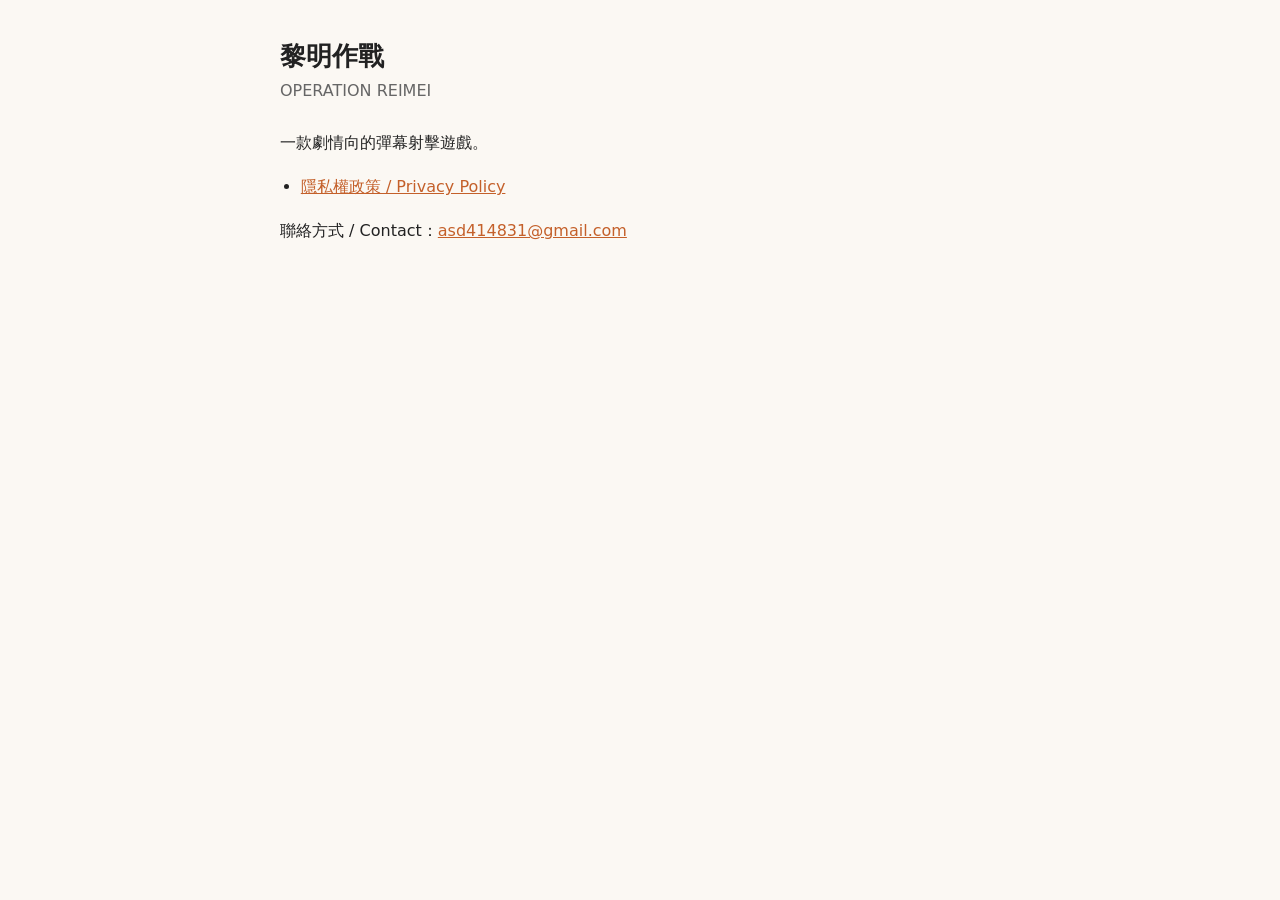
<file: index.html>
<!doctype html>
<html lang="zh-Hant">
<head>
<meta charset="utf-8">
<meta name="viewport" content="width=device-width, initial-scale=1">
<title>黎明作戰 OPERATION REIMEI</title>
<link rel="stylesheet" href="/style.css">
</head>
<body>
<main>
<h1>黎明作戰</h1>
<p class="date">OPERATION REIMEI</p>
<p>一款劇情向的彈幕射擊遊戲。</p>
<ul>
<li><a href="/privacy/">隱私權政策 / Privacy Policy</a></li>
</ul>
<p>聯絡方式 / Contact：<a href="mailto:asd414831@gmail.com">asd414831@gmail.com</a></p>
</main>
</body>
</html>
</file>
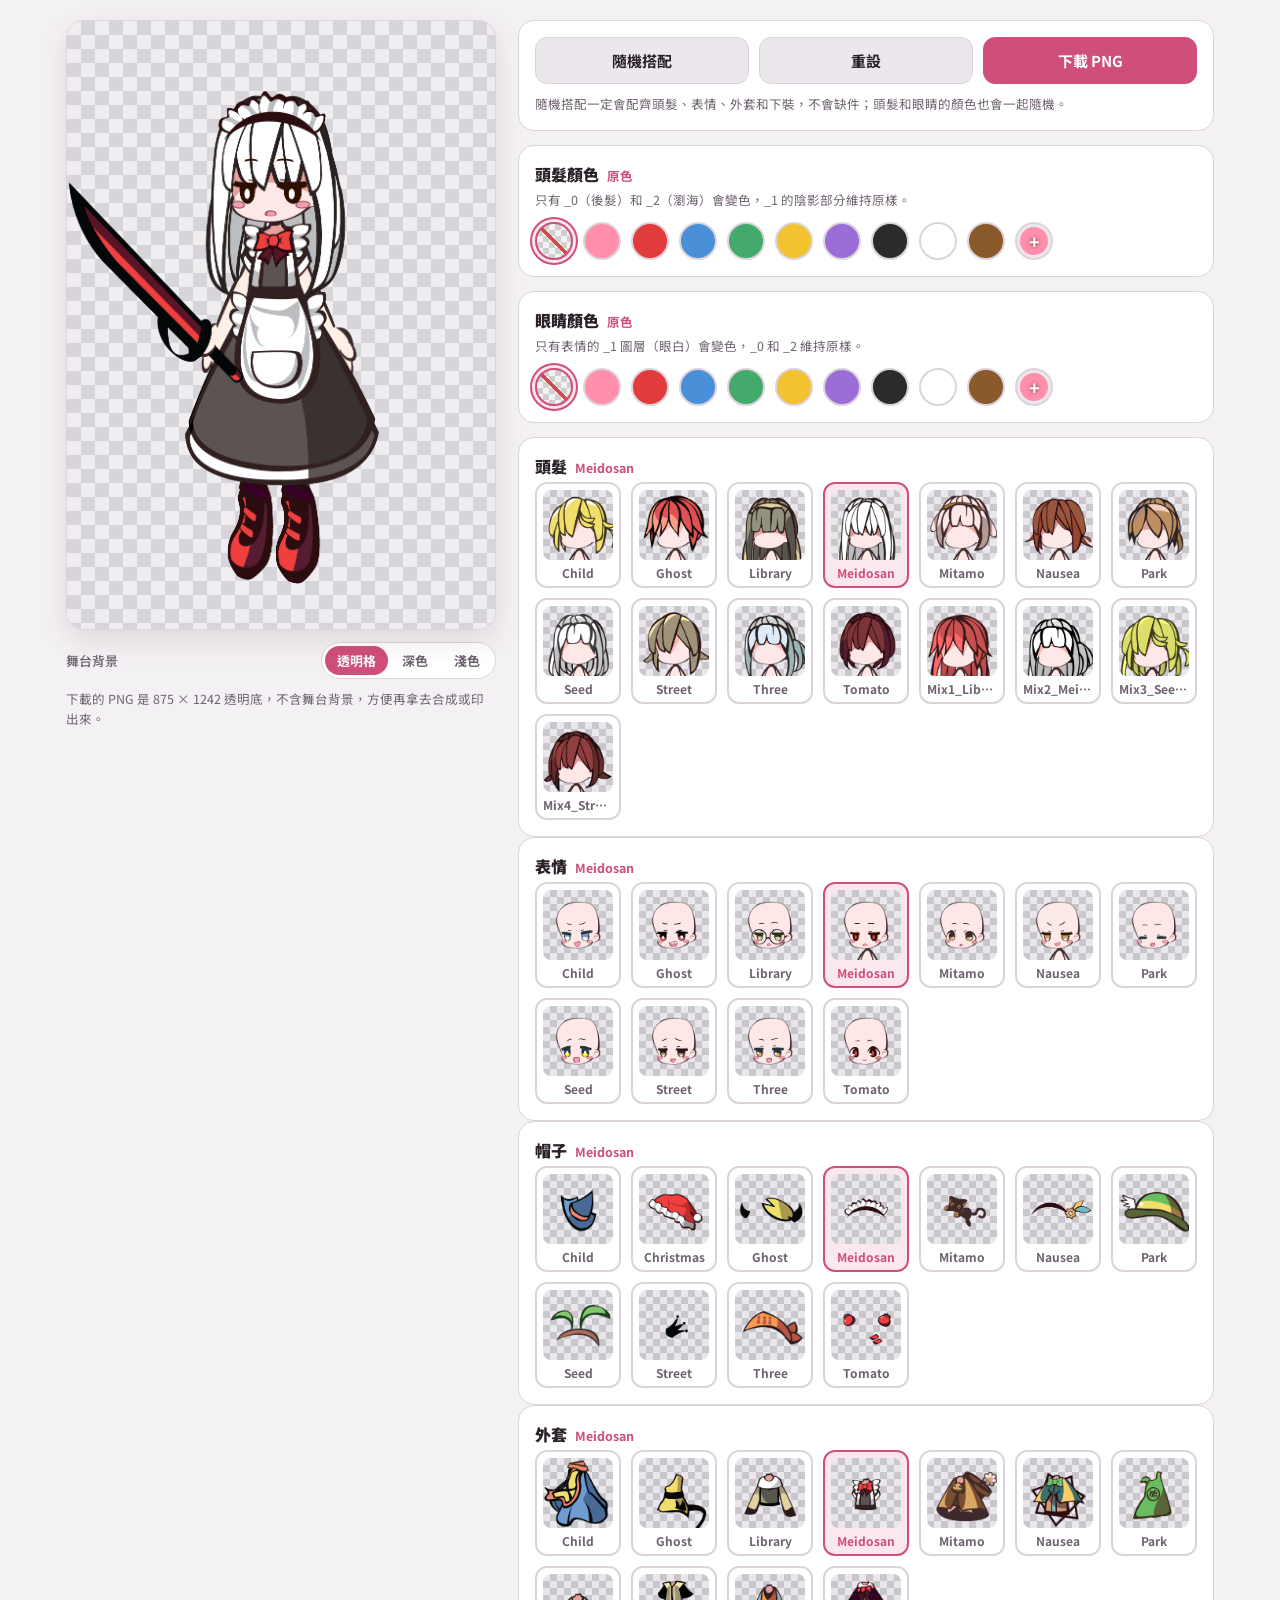
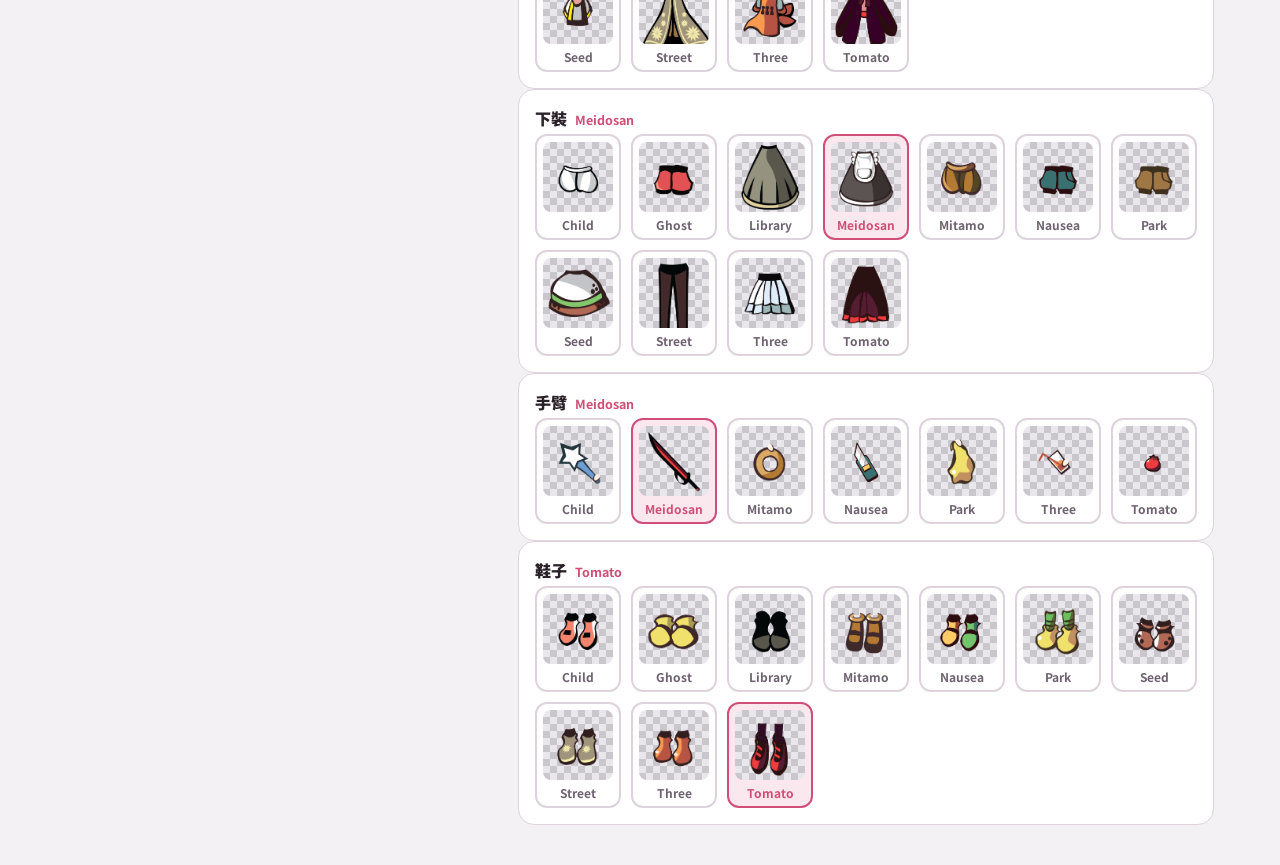
<file: paperdoll/index.html>
<!doctype html>
<html lang="zh-Hant">
  <head>
    <meta charset="utf-8" />
    <meta name="viewport" content="width=device-width, initial-scale=1, viewport-fit=cover" />
    <meta name="color-scheme" content="light dark" />
    <link rel="icon" href="data:," />
    <link rel="preload" as="image" href="assets/default-doll.png" />
    <title>紙娃娃</title>
    <link rel="preconnect" href="https://fonts.googleapis.com" />
    <link rel="preconnect" href="https://fonts.gstatic.com" crossorigin />
    <link href="https://fonts.googleapis.com/css2?family=Noto+Sans+TC:wght@400;500;700;900&display=swap" rel="stylesheet" />
    <style>
      :root {
        --bg: #f4f1f4;
        --surface: #ffffff;
        --surface-2: #ece7ec;
        --ink: #2b2229;
        --ink-soft: #6f6270;
        --line: #ddd3dc;
        --accent: #cf4f78;
        --accent-ink: #ffffff;
        --accent-soft: #fbe7ee;
        --checker-a: #d8d5da;
        --checker-b: #efedef;
        --shadow: 0 10px 30px rgba(64, 32, 52, 0.12);
      }
      @media (prefers-color-scheme: dark) {
        :root {
          --bg: #171419;
          --surface: #221e26;
          --surface-2: #2d2833;
          --ink: #f2eaf0;
          --ink-soft: #b3a4b2;
          --line: #3d3542;
          --accent: #e77ba0;
          --accent-ink: #241019;
          --accent-soft: #3a2431;
          --checker-a: #4a4650;
          --checker-b: #5b5763;
          --shadow: 0 10px 30px rgba(0, 0, 0, 0.45);
        }
      }
      * { box-sizing: border-box; }
      html, body { margin: 0; padding: 0; }
      body {
        background: var(--bg);
        color: var(--ink);
        font-family: "Noto Sans TC", "PingFang TC", "Microsoft JhengHei", system-ui, sans-serif;
        -webkit-font-smoothing: antialiased;
      }
      .layout {
        max-width: 1180px;
        margin: 0 auto;
        padding: 20px 16px 40px;
        display: grid;
        grid-template-columns: minmax(300px, 430px) 1fr;
        gap: 22px;
        align-items: start;
      }
      /* ---------- 舞台 ---------- */
      .stage-col { position: sticky; top: 16px; }
      .stage-frame {
        position: relative;
        border-radius: 18px;
        overflow: hidden;
        box-shadow: var(--shadow);
        border: 1px solid var(--line);
        aspect-ratio: 875 / 1242;
      }
      /* 人物圖層堆疊：每一層是一張真正的 <img>，瀏覽器照一般圖片載入、
         哪張先到先顯示，不必等全部到齊；canvas 只在染色合成完成時蓋上來 */
      .layer-stack { position: absolute; inset: 0; z-index: 1; }
      .layer-stack img {
        position: absolute;
        inset: 0;
        width: 100%;
        height: 100%;
        display: block;
        /* 還沒載入成功的圖層先完全透明：手機瀏覽器對載入失敗的 <img>
           會顯示破圖標誌，透明化可以避免左上角出現破圖圖示 */
        opacity: 0;
      }
      .layer-stack img.ready { opacity: 1; }
      /* 預設造型合成圖：單一檔案、單一請求，壓在圖層堆疊最下面當第一屏保證 */
      .hero-default {
        position: absolute;
        inset: 0;
        z-index: 1;
        width: 100%;
        height: 100%;
        display: block;
      }
      .stage-error {
        position: absolute;
        left: 12px; right: 12px; bottom: 12px;
        z-index: 4;
        display: none;
        background: var(--surface);
        border: 1px solid var(--line);
        border-radius: 12px;
        padding: 12px;
        text-align: center;
        box-shadow: var(--shadow);
      }
      .stage-error.show { display: block; }
      .stage-error p { margin: 0 0 8px; font-size: 13px; line-height: 1.6; color: var(--ink-soft); }
      .stage-error button {
        border: 1px solid var(--accent);
        background: var(--accent);
        color: var(--accent-ink);
        font: inherit; font-size: 14px; font-weight: 700;
        padding: 8px 18px; border-radius: 999px; cursor: pointer;
      }
      .stage-frame.bg-checker {
        background:
          conic-gradient(var(--checker-a) 0 25%, var(--checker-b) 0 50%, var(--checker-a) 0 75%, var(--checker-b) 0)
          0 0 / 28px 28px;
      }
      .stage-frame.bg-dark { background: #333138; }
      .stage-frame.bg-light { background: #f4f4f6; }
      canvas#doll {
        position: absolute;
        inset: 0;
        z-index: 2;
        display: block;
        width: 100%;
        height: 100%;
        visibility: hidden;
      }
      canvas#doll.on { visibility: visible; }
      .stage-loading {
        position: absolute;
        inset: 0;
        z-index: 3;
        display: flex;
        align-items: center;
        justify-content: center;
        font-weight: 700;
        color: var(--ink-soft);
        letter-spacing: 0.2em;
        pointer-events: none;
      }
      .stage-loading.done { display: none; }
      .stage-tools {
        display: flex;
        align-items: center;
        justify-content: space-between;
        gap: 10px;
        margin-top: 12px;
      }
      .stage-tools .label { font-size: 13px; color: var(--ink-soft); font-weight: 500; }
      .seg { display: inline-flex; background: var(--surface); border: 1px solid var(--line); border-radius: 999px; padding: 3px; gap: 2px; }
      .seg button {
        border: 0; background: transparent; color: var(--ink-soft);
        font: inherit; font-size: 13px; font-weight: 700;
        padding: 5px 12px; border-radius: 999px; cursor: pointer;
      }
      .seg button[aria-pressed="true"] { background: var(--accent); color: var(--accent-ink); }
      .stage-note { margin-top: 10px; font-size: 12.5px; line-height: 1.6; color: var(--ink-soft); }
      /* ---------- 控制面板 ---------- */
      .panel { display: flex; flex-direction: column; gap: 14px; min-width: 0; }
      .card {
        background: var(--surface);
        border: 1px solid var(--line);
        border-radius: 16px;
        padding: 16px;
      }
      .card h2 {
        margin: 0 0 4px;
        font-size: 16px;
        font-weight: 900;
        display: flex;
        align-items: baseline;
        gap: 8px;
      }
      .card h2 .now { font-size: 12.5px; font-weight: 700; color: var(--accent); }
      .card .hint { margin: 0 0 12px; font-size: 12.5px; color: var(--ink-soft); line-height: 1.6; }
      .actions { display: flex; gap: 10px; flex-wrap: wrap; }
      .btn {
        flex: 1 1 120px;
        border: 1px solid var(--line);
        background: var(--surface-2);
        color: var(--ink);
        font: inherit; font-size: 15px; font-weight: 700;
        padding: 12px 10px;
        border-radius: 12px;
        cursor: pointer;
      }
      .btn:hover { border-color: var(--accent); }
      .btn:active { transform: translateY(1px); }
      .btn.primary { background: var(--accent); border-color: var(--accent); color: var(--accent-ink); }
      /* 色票 */
      .swatches { display: flex; flex-wrap: wrap; gap: 10px; align-items: center; }
      .swatch {
        width: 38px; height: 38px;
        border-radius: 50%;
        border: 2px solid var(--line);
        cursor: pointer;
        padding: 0;
        position: relative;
        flex: none;
      }
      .swatch[aria-pressed="true"] { border-color: var(--accent); box-shadow: 0 0 0 3px var(--accent-soft), 0 0 0 5px var(--accent); }
      .swatch.origin {
        background:
          linear-gradient(to top right, transparent calc(50% - 1.5px), #d24b4b calc(50% - 1.5px), #d24b4b calc(50% + 1.5px), transparent calc(50% + 1.5px)),
          conic-gradient(#cfcfcf 0 25%, #f2f2f2 0 50%, #cfcfcf 0 75%, #f2f2f2 0) 0 0 / 12px 12px;
      }
      .custom-wrap { position: relative; width: 38px; height: 38px; flex: none; display: inline-block; }
      .custom-wrap .plus {
        position: absolute; inset: 0;
        display: flex; align-items: center; justify-content: center;
        font-size: 18px; font-weight: 700; line-height: 1;
        color: #fff; text-shadow: 0 0 4px rgba(0, 0, 0, 0.6);
        pointer-events: none;
      }
      input.swatch-color {
        width: 38px; height: 38px;
        border-radius: 50%;
        border: 2px solid var(--line);
        padding: 0; margin: 0;
        background: var(--surface-2);
        cursor: pointer;
        appearance: none; -webkit-appearance: none;
        display: block;
      }
      input.swatch-color::-webkit-color-swatch-wrapper { padding: 3px; }
      input.swatch-color::-webkit-color-swatch { border: none; border-radius: 50%; }
      input.swatch-color::-moz-color-swatch { border: none; border-radius: 50%; }
      input.swatch-color.custom-active { border-color: var(--accent); box-shadow: 0 0 0 3px var(--accent-soft), 0 0 0 5px var(--accent); }
      .swatch-name { font-size: 12px; color: var(--ink-soft); margin-top: 10px; min-height: 16px; }
      /* 縮圖格 */
      .thumbs {
        display: grid;
        grid-template-columns: repeat(auto-fill, minmax(86px, 1fr));
        gap: 10px;
      }
      .thumb {
        border: 2px solid var(--line);
        background: var(--surface);
        border-radius: 12px;
        padding: 6px 6px 5px;
        cursor: pointer;
        font: inherit;
        display: flex; flex-direction: column; align-items: center; gap: 4px;
        min-width: 0;
      }
      .thumb .imgbox {
        width: 100%;
        aspect-ratio: 1;
        border-radius: 8px;
        overflow: hidden;
        background:
          conic-gradient(#c9c6cc 0 25%, #e9e7ec 0 50%, #c9c6cc 0 75%, #e9e7ec 0) 0 0 / 14px 14px;
        display: flex; align-items: center; justify-content: center;
      }
      .thumb img { width: 100%; height: 100%; object-fit: contain; display: block; }
      .thumb .tname {
        font-size: 12px; font-weight: 700; color: var(--ink-soft);
        max-width: 100%; overflow: hidden; text-overflow: ellipsis; white-space: nowrap;
      }
      .thumb[aria-pressed="true"] { border-color: var(--accent); background: var(--accent-soft); }
      .thumb[aria-pressed="true"] .tname { color: var(--accent); }
      @media (max-width: 820px) {
        .layout { grid-template-columns: 1fr; padding: 12px 12px 32px; }
        .stage-col { position: static; }
        .stage-frame { max-width: 430px; margin: 0 auto; }
        .stage-tools, .stage-note { max-width: 430px; margin-left: auto; margin-right: auto; }
        .stage-tools { margin-top: 12px; }
      }
    </style>
  </head>
  <body>
    <main class="layout">
      <!-- 左：角色舞台 -->
      <div class="stage-col">
        <div class="stage-frame bg-checker" id="stageFrame">
          <!-- 預設造型先以一張合成好的完整人物圖出現（單一檔案、單一請求），
               壓在所有圖層最下面當第一屏保證；圖層堆疊載好後會蓋在它上面 -->
          <img class="hero-default" id="heroDefault" src="assets/default-doll.png" data-rel="default-doll.png" alt="紙娃娃預設造型" fetchpriority="high" decoding="async" />
          <!-- 預設套裝（Meidosan + Tomato 鞋）直接寫在 HTML 裡：
               就算 script 沒跑起來，人物也會以一般圖片的方式出現 -->
          <div class="layer-stack" id="layerStack" aria-hidden="true">
            <img data-slot="coat0" alt="" style="display:none" />
            <img data-slot="hair0" src="assets/Hair/Hair_Meidosan/Hair_Meidosan_Idle_0.png" alt="" fetchpriority="high" decoding="async" />
            <img data-slot="body" src="assets/Body/Body_Idle/Body_Idle_1.png" alt="" fetchpriority="high" decoding="async" />
            <img data-slot="shoe" src="assets/Shoe/Shoe_Tomato/Shoe_Tomato_Idle_1.png" alt="" fetchpriority="high" decoding="async" />
            <img data-slot="bottoms" src="assets/Bottoms/Bottoms_Meidosan/Bottoms_Meidosan_Idle_1.png" alt="" fetchpriority="high" decoding="async" />
            <img data-slot="coat1" src="assets/Coat/Coat_Meidosan/Coat_Meidosan_Idle_1.png" alt="" fetchpriority="high" decoding="async" />
            <img data-slot="arm" src="assets/Arm/Arm_Meidosan/Arm_Meidosan_Idle_1.png" alt="" fetchpriority="high" decoding="async" />
            <img data-slot="hair1" src="assets/Hair/Hair_Meidosan/Hair_Meidosan_Idle_1.png" alt="" fetchpriority="high" decoding="async" />
            <img data-slot="hair2" src="assets/Hair/Hair_Meidosan/Hair_Meidosan_Idle_2.png" alt="" fetchpriority="high" decoding="async" />
            <img data-slot="hat" src="assets/Hat/Hat_Meidosan/Hat_Meidosan_Idle_1.png" alt="" fetchpriority="high" decoding="async" />
            <img data-slot="face0" src="assets/Face/Face_Meidosan/Face_Meidosan_Idle_0.png" alt="" fetchpriority="high" decoding="async" />
            <img data-slot="face1" src="assets/Face/Face_Meidosan/Face_Meidosan_Idle_1.png" alt="" fetchpriority="high" decoding="async" />
            <img data-slot="face2" alt="" style="display:none" />
          </div>
          <canvas id="doll" width="875" height="1242" aria-label="紙娃娃角色合成圖"></canvas>
          <div class="stage-loading" id="stageLoading">載入中…</div>
          <div class="stage-error" id="stageError">
            <p>人物圖片載入失敗，可能是開啟方式讓圖片路徑對不到，或網路暫時不穩。</p>
            <button type="button" id="btnRetryLoad">重新載入圖片</button>
          </div>
        </div>
        <div class="stage-tools">
          <span class="label">舞台背景</span>
          <div class="seg" role="group" aria-label="舞台背景">
            <button type="button" data-bg="bg-checker" aria-pressed="true">透明格</button>
            <button type="button" data-bg="bg-dark" aria-pressed="false">深色</button>
            <button type="button" data-bg="bg-light" aria-pressed="false">淺色</button>
          </div>
        </div>
        <p class="stage-note">下載的 PNG 是 875 × 1242 透明底，不含舞台背景，方便再拿去合成或印出來。</p>
      </div>

      <!-- 右：控制面板 -->
      <div class="panel">
        <section class="card">
          <div class="actions">
            <button type="button" class="btn" id="btnRandom">隨機搭配</button>
            <button type="button" class="btn" id="btnReset">重設</button>
            <button type="button" class="btn primary" id="btnDownload">下載 PNG</button>
          </div>
          <p class="hint" style="margin: 10px 0 0;">隨機搭配一定會配齊頭髮、表情、外套和下裝，不會缺件；頭髮和眼睛的顏色也會一起隨機。</p>
        </section>

        <section class="card" id="hairColorCard">
          <h2>頭髮顏色 <span class="now" id="hairColorNow">原色</span></h2>
          <p class="hint">只有 _0（後髮）和 _2（瀏海）會變色，_1 的陰影部分維持原樣。</p>
          <div class="swatches" id="hairSwatches"></div>
        </section>

        <section class="card" id="eyeColorCard">
          <h2>眼睛顏色 <span class="now" id="eyeColorNow">原色</span></h2>
          <p class="hint">只有表情的 _1 圖層（眼白）會變色，_0 和 _2 維持原樣。</p>
          <div class="swatches" id="eyeSwatches"></div>
        </section>

        <div id="partSections"></div>
      </div>
    </main>
    <script>
      "use strict";
      /* 素材清單：分類 → 套裝 → Icon 縮圖 + 要疊的 Idle 檔案（只取數字編號，數字愈大疊愈上面）。
         Idle_Q 是另一種狀態，不在這次的疊圖規則裡，所以不列入。 */
      const DATA = {
        "Hair": {
          "Child":    { "icon": "Hair_Child_Icon.png",    "files": ["Hair_Child_Idle_0.png", "Hair_Child_Idle_1.png", "Hair_Child_Idle_2.png"] },
          "Ghost":    { "icon": "Hair_Ghost_Icon.png",    "files": ["Hair_Ghost_Idle_0.png", "Hair_Ghost_Idle_1.png", "Hair_Ghost_Idle_2.png"] },
          "Library":  { "icon": "Hair_Library_Icon.png",  "files": ["Hair_Library_Idle_0.png", "Hair_Library_Idle_1.png", "Hair_Library_Idle_2.png"] },
          "Meidosan": { "icon": "Hair_Meidosan_Icon.png", "files": ["Hair_Meidosan_Idle_0.png", "Hair_Meidosan_Idle_1.png", "Hair_Meidosan_Idle_2.png"] },
          "Mitamo":   { "icon": "Hair_Mitamo_Icon.png",   "files": ["Hair_Mitamo_Idle_1.png", "Hair_Mitamo_Idle_2.png"] },
          "Nausea":   { "icon": "Hair_Nausea_Icon.png",   "files": ["Hair_Nausea_Idle_0.png", "Hair_Nausea_Idle_1.png", "Hair_Nausea_Idle_2.png"] },
          "Park":     { "icon": "Hair_Park_Icon.png",     "files": ["Hair_Park_Idle_1.png", "Hair_Park_Idle_2.png"] },
          "Seed":     { "icon": "Hair_Seed_Icon.png",     "files": ["Hair_Seed_Idle_0.png", "Hair_Seed_Idle_1.png", "Hair_Seed_Idle_2.png"] },
          "Street":   { "icon": "Hair_Street_Icon.png",   "files": ["Hair_Street_Idle_0.png", "Hair_Street_Idle_1.png", "Hair_Street_Idle_2.png"] },
          "Three":    { "icon": "Hair_Three_Icon.png",    "files": ["Hair_Three_Idle_1.png", "Hair_Three_Idle_2.png"] },
          "Tomato":   { "icon": "Hair_Tomato_Icon.png",   "files": ["Hair_Tomato_Idle_0.png", "Hair_Tomato_Idle_1.png", "Hair_Tomato_Idle_2.png"] },
          "Mix1_Library_Ghost":   { "icon": "Hair_Mix1_Library_Ghost_Icon.png",   "files": ["Hair_Mix1_Library_Ghost_Idle_0.png", "Hair_Mix1_Library_Ghost_Idle_1.png", "Hair_Mix1_Library_Ghost_Idle_2.png"] },
          "Mix2_Meidosan_Three":  { "icon": "Hair_Mix2_Meidosan_Three_Icon.png",  "files": ["Hair_Mix2_Meidosan_Three_Idle_0.png", "Hair_Mix2_Meidosan_Three_Idle_1.png", "Hair_Mix2_Meidosan_Three_Idle_2.png"] },
          "Mix3_Seed_Child":      { "icon": "Hair_Mix3_Seed_Child_Icon.png",      "files": ["Hair_Mix3_Seed_Child_Idle_0.png", "Hair_Mix3_Seed_Child_Idle_1.png", "Hair_Mix3_Seed_Child_Idle_2.png"] },
          "Mix4_Street_Tomato":   { "icon": "Hair_Mix4_Street_Tomato_Icon.png",   "files": ["Hair_Mix4_Street_Tomato_Idle_0.png", "Hair_Mix4_Street_Tomato_Idle_1.png", "Hair_Mix4_Street_Tomato_Idle_2.png"] }
        },
        "Face": {
          "Child":    { "icon": "Face_Child_Icon.png",    "files": ["Face_Child_Idle_0.png", "Face_Child_Idle_1.png", "Face_Child_Idle_2.png"] },
          "Ghost":    { "icon": "Face_Ghost_Icon.png",    "files": ["Face_Ghost_Idle_0.png", "Face_Ghost_Idle_1.png", "Face_Ghost_Idle_2.png"] },
          "Library":  { "icon": "Face_Library_Icon.png",  "files": ["Face_Library_Idle_0.png", "Face_Library_Idle_1.png"] },
          "Meidosan": { "icon": "Face_Meidosan_Icon.png", "files": ["Face_Meidosan_Idle_0.png", "Face_Meidosan_Idle_1.png"] },
          "Mitamo":   { "icon": "Face_Mitamo_Icon.png",   "files": ["Face_Mitamo_Idle_0.png", "Face_Mitamo_Idle_1.png", "Face_Mitamo_Idle_2.png"] },
          "Nausea":   { "icon": "Face_Nausea_Icon.png",   "files": ["Face_Nausea_Idle_0.png", "Face_Nausea_Idle_1.png", "Face_Nausea_Idle_2.png"] },
          "Park":     { "icon": "Face_Park_Icon.png",     "files": ["Face_Park_Idle_0.png"] },
          "Seed":     { "icon": "Face_Seed_Icon.png",     "files": ["Face_Seed_Idle_0.png", "Face_Seed_Idle_1.png", "Face_Seed_Idle_2.png"] },
          "Street":   { "icon": "Face_Street_Icon.png",   "files": ["Face_Street_Idle_0.png", "Face_Street_Idle_1.png"] },
          "Three":    { "icon": "Face_Three_Icon.png",    "files": ["Face_Three_Idle_0.png", "Face_Three_Idle_1.png", "Face_Three_Idle_2.png"] },
          "Tomato":   { "icon": "Face_Tomato_Icon.png",   "files": ["Face_Tomato_Idle_0.png", "Face_Tomato_Idle_1.png", "Face_Tomato_Idle_2.png"] }
        },
        "Hat": {
          "Child":     { "icon": "Hat_Child_Icon.png",     "files": ["Hat_Child_Idle_1.png"] },
          "Christmas": { "icon": "Hat_Christmas_Icon.png", "files": ["Hat_Christmas_Idle_1.png"] },
          "Ghost":     { "icon": "Hat_Ghost_Icon.png",     "files": ["Hat_Ghost_Idle_1.png"] },
          "Meidosan":  { "icon": "Hat_Meidosan_Icon.png",  "files": ["Hat_Meidosan_Idle_1.png"] },
          "Mitamo":    { "icon": "Hat_Mitamo_Icon.png",    "files": ["Hat_Mitamo_Idle_1.png"] },
          "Nausea":    { "icon": "Hat_Nausea_Icon.png",    "files": ["Hat_Nausea_Idle_1.png"] },
          "Park":      { "icon": "Hat_Park_Icon.png",      "files": ["Hat_Park_Idle_1.png"] },
          "Seed":      { "icon": "Hat_Seed_Icon.png",      "files": ["Hat_Seed_Idle_1.png"] },
          "Street":    { "icon": "Hat_Street_Icon.png",    "files": ["Hat_Street_Idle_1.png"] },
          "Three":     { "icon": "Hat_Three_Icon.png",     "files": ["Hat_Three_Idle_1.png"] },
          "Tomato":    { "icon": "Hat_Tomato_Icon.png",    "files": ["Hat_Tomato_Idle_1.png"] }
        },
        "Coat": {
          "Child":    { "icon": "Coat_Child_Icon.png",    "files": ["Coat_Child_Idle_1.png"] },
          "Ghost":    { "icon": "Coat_Ghost_Icon.png",    "files": ["Coat_Ghost_Idle_0.png", "Coat_Ghost_Idle_1.png"] },
          "Library":  { "icon": "Coat_Library_Icon.png",  "files": ["Coat_Library_Idle_1.png"] },
          "Meidosan": { "icon": "Coat_Meidosan_Icon.png", "files": ["Coat_Meidosan_Idle_1.png"] },
          "Mitamo":   { "icon": "Coat_Mitamo_Icon.png",   "files": ["Coat_Mitamo_Idle_0.png", "Coat_Mitamo_Idle_1.png"] },
          "Nausea":   { "icon": "Coat_Nausea_Icon.png",   "files": ["Coat_Nausea_Idle_0.png", "Coat_Nausea_Idle_1.png"] },
          "Park":     { "icon": "Coat_Park_Icon.png",     "files": ["Coat_Park_Idle_1.png"] },
          "Seed":     { "icon": "Coat_Seed_Icon.png",     "files": ["Coat_Seed_Idle_1.png"] },
          "Street":   { "icon": "Coat_Street_Icon.png",   "files": ["Coat_Street_Idle_0.png", "Coat_Street_Idle_1.png"] },
          "Three":    { "icon": "Coat_Three_Icon.png",    "files": ["Coat_Three_Idle_0.png", "Coat_Three_Idle_1.png"] },
          "Tomato":   { "icon": "Coat_Tomato_Icon.png",   "files": ["Coat_Tomato_Idle_1.png"] }
        },
        "Bottoms": {
          "Child":    { "icon": "Bottoms_Child_Icon.png",    "files": ["Bottoms_Child_Idle_1.png"] },
          "Ghost":    { "icon": "Bottoms_Ghost_Icon.png",    "files": ["Bottoms_Ghost_Idle_1.png"] },
          "Library":  { "icon": "Bottoms_Library_Icon.png",  "files": ["Bottoms_Library_Idle_1.png"] },
          "Meidosan": { "icon": "Bottoms_Meidosan_Icon.png", "files": ["Bottoms_Meidosan_Idle_1.png"] },
          "Mitamo":   { "icon": "Bottoms_Mitamo_Icon.png",   "files": ["Bottoms_Mitamo_Idle_1.png"] },
          "Nausea":   { "icon": "Bottoms_Nausea_Icon.png",   "files": ["Bottoms_Nausea_Idle_1.png"] },
          "Park":     { "icon": "Bottoms_Park_Icon.png",     "files": ["Bottoms_Park_Idle_1.png"] },
          "Seed":     { "icon": "Bottoms_Seed_Icon.png",     "files": ["Bottoms_Seed_Idle_1.png"] },
          "Street":   { "icon": "Bottoms_Street_Icon.png",   "files": ["Bottoms_Street_Idle_1.png"] },
          "Three":    { "icon": "Bottoms_Three_Icon.png",    "files": ["Bottoms_Three_Idle_1.png"] },
          "Tomato":   { "icon": "Bottoms_Tomato_Icon.png",   "files": ["Bottoms_Tomato_Idle_1.png"] }
        },
        "Arm": {
          "Child":    { "icon": "Arm_Child_Icon.png",    "files": ["Arm_Child_Idle_1.png"] },
          "Meidosan": { "icon": "Arm_Meidosan_Icon.png", "files": ["Arm_Meidosan_Idle_1.png"] },
          "Mitamo":   { "icon": "Arm_Mitamo_Icon.png",   "files": ["Arm_Mitamo_Idle_1.png"] },
          "Nausea":   { "icon": "Arm_Nausea_Icon.png",   "files": ["Arm_Nausea_Idle_1.png"] },
          "Park":     { "icon": "Arm_Park_Icon.png",     "files": ["Arm_Park_Idle_1.png"] },
          "Three":    { "icon": "Arm_Three_Icon.png",    "files": ["Arm_Three_Idle_1.png"] },
          "Tomato":   { "icon": "Arm_Tomato_Icon.png",   "files": ["Arm_Tomato_Idle_1.png"] }
        },
        "Shoe": {
          "Child":   { "icon": "Shoe_Child_Icon.png",   "files": ["Shoe_Child_Idle_1.png"] },
          "Ghost":   { "icon": "Shoe_Ghost_Icon.png",   "files": ["Shoe_Ghost_Idle_1.png"] },
          "Library": { "icon": "Shoe_Library_Icon.png", "files": ["Shoe_Library_Idle_1.png"] },
          "Mitamo":  { "icon": "Shoe_Mitamo_Icon.png",  "files": ["Shoe_Mitamo_Idle_1.png"] },
          "Nausea":  { "icon": "Shoe_Nausea_Icon.png",  "files": ["Shoe_Nausea_Idle_1.png"] },
          "Park":    { "icon": "Shoe_Park_Icon.png",    "files": ["Shoe_Park_Idle_1.png"] },
          "Seed":    { "icon": "Shoe_Seed_Icon.png",    "files": ["Shoe_Seed_Idle_1.png"] },
          "Street":  { "icon": "Shoe_Street_Icon.png",  "files": ["Shoe_Street_Idle_1.png"] },
          "Three":   { "icon": "Shoe_Three_Icon.png",   "files": ["Shoe_Three_Idle_1.png"] },
          "Tomato":  { "icon": "Shoe_Tomato_Icon.png",  "files": ["Shoe_Tomato_Idle_1.png"] }
        },
        "Body": {
          "Idle": { "icon": "Body_Idle_Icon.png", "files": ["Body_Idle_1.png"] }
        }
      };

      const PARTS = [
        { cat: "Hair",    label: "頭髮" },
        { cat: "Face",    label: "表情" },
        { cat: "Hat",     label: "帽子" },
        { cat: "Coat",    label: "外套" },
        { cat: "Bottoms", label: "下裝" },
        { cat: "Arm",     label: "手臂" },
        { cat: "Shoe",    label: "鞋子" }
      ];
      /* Meidosan 沒有專屬鞋子，預設借 Tomato 的紅鞋 */
      const DEFAULTS = { Hair: "Meidosan", Face: "Meidosan", Hat: "Meidosan", Coat: "Meidosan", Bottoms: "Meidosan", Arm: "Meidosan", Shoe: "Tomato" };
      const PRESET_COLORS = [
        { name: "粉紅", hex: "#ff8fab" },
        { name: "紅",   hex: "#e23b3b" },
        { name: "藍",   hex: "#4a90d9" },
        { name: "綠",   hex: "#43aa6b" },
        { name: "黃",   hex: "#f2c230" },
        { name: "紫",   hex: "#9b6dd6" },
        { name: "黑",   hex: "#2b2b2b" },
        { name: "白",   hex: "#ffffff" },
        { name: "棕",   hex: "#8b5a2b" }
      ];

      const state = {
        outfit: Object.assign({}, DEFAULTS),
        hairColor: null,  /* null = 原色，不上色 */
        eyeColor: null
      };

      const W = 875, H = 1242;
      const canvas = document.getElementById("doll");
      const ctx = canvas.getContext("2d");
      const loadingEl = document.getElementById("stageLoading");

      /* ---------- 資產路徑自動探測 ----------
         先前版本在桌機與稽核環境都正常、真手機上卻整片空白（只剩破圖標誌），
         代表手機開啟頁面的網址形式讓相對路徑 assets/… 解析到錯誤位置。
         所以資產路徑改成「候補清單」：相對路徑、./ 相對、依目前頁面路徑推導、
         以及發布路徑 /spaces/v2/zhi-wa-wa/ 的絕對路徑依序嘗試，
         哪一條真的載得到圖就全部改用那一條。 */
      const ASSET_CANDIDATES = (() => {
        const list = [];
        const add = b => { if (b && list.indexOf(b) === -1) list.push(b); };
        add("assets/");
        add("./assets/");
        add("/spaces/v2/zhi-wa-wa/assets/");
        try {
          const p = location.pathname || "/";
          if (p.endsWith("/")) add(p + "assets/");
          else if (/\.[a-z0-9]+$/i.test(p)) add(p.slice(0, p.lastIndexOf("/") + 1) + "assets/");
          else add(p + "/assets/");
        } catch (e) { /* 讀不到 location 就只用前面的候補 */ }
        return list;
      })();
      let assetBase = ASSET_CANDIDATES[0];
      function assetRel(cat, outfit, file) {
        return cat + "/" + cat + "_" + outfit + "/" + file;
      }
      function assetPath(cat, outfit, file) {
        return assetBase + assetRel(cat, outfit, file);
      }
      function relFromSrc(src) {
        const m = /(?:^|\/)assets\/(.+)$/.exec(src || "");
        return m ? m[1] : null;
      }
      /* 某張圖用候補清單裡下一條路徑再試一次 */
      function cycleImgBase(im) {
        const rel = im.dataset.rel;
        if (!rel) return;
        const idx = parseInt(im.dataset.tryIdx || "0", 10) + 1;
        if (idx < ASSET_CANDIDATES.length) {
          im.dataset.tryIdx = String(idx);
          im.classList.remove("ready");
          im.src = ASSET_CANDIDATES[idx] + rel;
        }
      }
      /* 找到一條真的可行的路徑就全面採用：舞台圖層、合成圖、縮圖一起換 */
      function adoptBase(base) {
        if (!base || base === assetBase) return;
        assetBase = base;
        const idx = ASSET_CANDIDATES.indexOf(base);
        document.querySelectorAll("img[data-rel]").forEach(im => {
          im.dataset.tryIdx = String(idx < 0 ? 0 : idx);
          const want = base + im.dataset.rel;
          if (im.getAttribute("src") !== want) {
            im.classList.remove("ready");
            im.src = want;
          }
        });
        syncStack();
        render();
      }
      function idleIndex(file) {
        const m = /_Idle_(\d+)\.png$/.exec(file);
        return m ? parseInt(m[1], 10) : 99;
      }

      /* ---------- 圖片載入與上色 ---------- */
      const imgCache = new Map();
      function loadImageOnce(src) {
        return new Promise((resolve, reject) => {
          const im = new Image();
          /* 單次載入加 30 秒逾時：手機網路上請求可能卡住、既不成功也不失敗，
             沒有逾時的話 Promise 永遠不結束。逾時就當失敗，讓外層重試。
             這條路徑現在只供 canvas 染色／下載合成用，舞台顯示走 <img> 堆疊，
             不再因為這裡卡住就整個人消失。 */
          const timer = setTimeout(() => {
            im.onload = im.onerror = null;
            im.src = "";
            reject(new Error("load timeout: " + src));
          }, 30000);
          im.onload = () => { clearTimeout(timer); resolve(im); };
          im.onerror = () => { clearTimeout(timer); reject(new Error("load failed: " + src)); };
          im.src = src;
        });
      }
      /* 單張圖自己帶重試：網路慢或偶發失敗時，間隔愈拉愈長再試，
         不要一次失敗就把那個部位判死刑。全部試完還是失敗才把快取清掉，
         讓之後的 render 可以重新來過。 */
      function loadImage(src) {
        if (!imgCache.has(src)) {
          const p = (async () => {
            const delays = [0, 400, 900, 1600, 2500];
            let lastErr = null;
            for (let i = 0; i < delays.length; i++) {
              if (delays[i]) await new Promise(r => setTimeout(r, delays[i]));
              try { return await loadImageOnce(src); }
              catch (e) { lastErr = e; }
            }
            imgCache.delete(src);
            throw lastErr;
          })();
          imgCache.set(src, p);
        }
        return imgCache.get(src);
      }
      /* 背景預載全部套裝的圖層，等使用者按隨機搭配時圖早就都在快取裡。
         但預載只能在人物第一次完整畫出來之後才開始，而且同時最多 3 張：
         以前一開頁就 6 路齊發跟人物圖層搶頻寬，手機網路一慢，
         人物需要的圖層排在兩百多張預載後面遲遲到不齊，舞台就一直空白。 */
      let preloadStarted = false;
      function preloadAll() {
        if (preloadStarted) return;
        preloadStarted = true;
        const srcs = new Set();
        Object.keys(DATA).forEach(cat => {
          Object.keys(DATA[cat]).forEach(outfit => {
            DATA[cat][outfit].files.forEach(f => srcs.add(assetPath(cat, outfit, f)));
          });
        });
        const list = Array.from(srcs);
        let idx = 0;
        const worker = async () => {
          while (idx < list.length) {
            const src = list[idx++];
            try { await loadImage(src); } catch (e) { /* 預載失敗沒關係，render 時會再重試 */ }
          }
        };
        for (let i = 0; i < 3; i++) worker();
      }
      const tintCache = new Map();
      /* 先去飽和（取亮度）再 multiply 目標顏色：白色→目標色、灰色→深一點的目標色、黑色線條維持近黑 */
      function tinted(img, hex) {
        const key = img.src + "|" + hex;
        if (tintCache.has(key)) return tintCache.get(key);
        const c = document.createElement("canvas");
        c.width = W; c.height = H;
        const x = c.getContext("2d");
        x.drawImage(img, 0, 0);
        const id = x.getImageData(0, 0, W, H);
        const d = id.data;
        const tr = parseInt(hex.slice(1, 3), 16), tg = parseInt(hex.slice(3, 5), 16), tb = parseInt(hex.slice(5, 7), 16);
        for (let i = 0; i < d.length; i += 4) {
          if (d[i + 3] === 0) continue;
          const gray = 0.299 * d[i] + 0.587 * d[i + 1] + 0.114 * d[i + 2];
          d[i]     = gray * tr / 255;
          d[i + 1] = gray * tg / 255;
          d[i + 2] = gray * tb / 255;
        }
        x.putImageData(id, 0, 0);
        tintCache.set(key, c);
        return c;
      }

      /* ---------- 圖層順序（由下往上，照規格） ---------- */
      function buildLayers() {
        const layers = [];
        const push = (cat, outfit, file, tintHex) => layers.push({ src: assetPath(cat, outfit, file), tint: tintHex || null });
        const hairFiles = DATA.Hair[state.outfit.Hair].files;
        const coatFiles = DATA.Coat[state.outfit.Coat].files;
        /* 0. Coat Idle_0：外套的 _0 是背後部件（例如 Nausea 的星形框），壓在所有圖層最下面，連後髮都疊在它上面 */
        coatFiles.filter(f => idleIndex(f) === 0).forEach(f => push("Coat", state.outfit.Coat, f, null));
        /* 1. Hair Idle_0：後髮，在身體後面 */
        hairFiles.filter(f => idleIndex(f) === 0).forEach(f => push("Hair", state.outfit.Hair, f, state.hairColor));
        /* 2. Body */
        DATA.Body.Idle.files.forEach(f => push("Body", "Idle", f, null));
        /* 3. Shoe：緊貼身體之上 */
        DATA.Shoe[state.outfit.Shoe].files.forEach(f => push("Shoe", state.outfit.Shoe, f, null));
        /* 4. Bottoms */
        DATA.Bottoms[state.outfit.Bottoms].files.forEach(f => push("Bottoms", state.outfit.Bottoms, f, null));
        /* 5. Coat Idle_1 以上：外套本體，照原本的位置疊 */
        coatFiles.filter(f => idleIndex(f) >= 1).forEach(f => push("Coat", state.outfit.Coat, f, null));
        /* 6. Arm */
        DATA.Arm[state.outfit.Arm].files.forEach(f => push("Arm", state.outfit.Arm, f, null));
        /* 7-8. Hair Idle_1、Idle_2：前髮與瀏海，在臉前面。
           只有 _2 吃頭髮顏色；_1 是陰影層，維持原色不變色 */
        hairFiles.filter(f => idleIndex(f) >= 1).forEach(f =>
          push("Hair", state.outfit.Hair, f, idleIndex(f) === 2 ? state.hairColor : null));
        /* 9. Hat */
        DATA.Hat[state.outfit.Hat].files.forEach(f => push("Hat", state.outfit.Hat, f, null));
        /* 10. Face 全部疊在最上面；只有 _1 吃眼睛顏色 */
        DATA.Face[state.outfit.Face].files.forEach(f =>
          push("Face", state.outfit.Face, f, idleIndex(f) === 1 ? state.eyeColor : null));
        return layers;
      }

      /* ---------- 舞台 <img> 堆疊（主要顯示路徑） ----------
         人物主要靠真正的 <img> 一層層疊出來：瀏覽器把螢幕上的圖片當
         高優先級資源載入，哪張先到就先顯示，不必等全部到齊；
         就算某一張在手機網路上卡住，也只是缺那一層，不會整個人消失。
         canvas 只負責染色合成與下載：有染色且 canvas 畫好當前搭配時，
         才蓋到堆疊上面；沒染色時完全靠堆疊顯示。 */
      const SLOT_ORDER = ["coat0", "hair0", "body", "shoe", "bottoms", "coat1", "arm", "hair1", "hair2", "hat", "face0", "face1", "face2"];
      const slotImgs = {};
      document.querySelectorAll("#layerStack img[data-slot]").forEach(im => { slotImgs[im.dataset.slot] = im; });
      function slotFor(cat, file) {
        const idx = idleIndex(file);
        switch (cat) {
          case "Coat": return idx === 0 ? "coat0" : "coat1";
          case "Hair": return idx === 0 ? "hair0" : (idx === 1 ? "hair1" : "hair2");
          case "Body": return "body";
          case "Shoe": return "shoe";
          case "Bottoms": return "bottoms";
          case "Arm": return "arm";
          case "Hat": return "hat";
          case "Face": return idx === 0 ? "face0" : (idx === 1 ? "face1" : "face2");
        }
        return null;
      }
      const heroImg = document.getElementById("heroDefault");
      const stageErrorEl = document.getElementById("stageError");
      let stageImageLoaded = false;
      function showStageError() { stageErrorEl.classList.add("show"); }
      function hideStageError() { stageErrorEl.classList.remove("show"); }
      function markStageLoaded() {
        stageImageLoaded = true;
        hideStageError();
        loadingEl.classList.add("done");
      }
      /* 一張舞台圖真的載入成功時：標記它可見；若它用的是候補清單裡
         其他條路徑，代表預設路徑在這台裝置上行不通，全面改用那條 */
      function onStageImgLoad(im) {
        im.classList.add("ready");
        if (im.naturalWidth > 0) markStageLoaded();
        const idx = parseInt(im.dataset.tryIdx || "0", 10);
        if (ASSET_CANDIDATES[idx] && ASSET_CANDIDATES[idx] !== assetBase) {
          adoptBase(ASSET_CANDIDATES[idx]);
        }
        updateStackLoading();
      }
      function onStageImgError(im) {
        cycleImgBase(im);
        updateStackLoading();
      }
      function wireStageImg(im) {
        if (!im) return;
        const rel = relFromSrc(im.getAttribute("src")) || im.dataset.rel;
        if (rel) im.dataset.rel = rel;
        if (im.dataset.tryIdx === undefined) im.dataset.tryIdx = "0";
        im.addEventListener("load", () => onStageImgLoad(im));
        im.addEventListener("error", () => onStageImgError(im));
        /* script 執行前圖片可能已經載完或失敗了，補檢查一次 */
        if (im.complete) {
          if (im.naturalWidth > 0) onStageImgLoad(im);
          else if (im.getAttribute("src")) cycleImgBase(im);
        }
      }
      let stackSettledOnce = false;
      wireStageImg(heroImg);
      function updateStackLoading() {
        if (stageImageLoaded || (heroImg.complete && heroImg.naturalWidth > 0)) {
          markStageLoaded();
          if (!stackSettledOnce) { stackSettledOnce = true; setTimeout(preloadAll, 600); }
          return;
        }
        let pending = false;
        SLOT_ORDER.forEach(s => {
          const im = slotImgs[s];
          if (im && im.style.display !== "none" && im.getAttribute("src") && !im.complete) pending = true;
        });
        if (!pending) {
          loadingEl.classList.add("done");
          if (!stackSettledOnce) { stackSettledOnce = true; setTimeout(preloadAll, 600); }
        } else {
          loadingEl.classList.remove("done");
        }
      }
      SLOT_ORDER.forEach(s => { wireStageImg(slotImgs[s]); });
      function syncStack() {
        const used = new Set();
        buildLayers().forEach(l => {
          const m = /assets\/([^/]+)\/[^/]+\/([^/]+)$/.exec(l.src);
          if (!m) return;
          const slot = slotFor(m[1], m[2]);
          if (!slot || !slotImgs[slot]) return;
          used.add(slot);
          const im = slotImgs[slot];
          const rel = relFromSrc(l.src);
          if (rel) im.dataset.rel = rel;
          im.dataset.tryIdx = String(Math.max(0, ASSET_CANDIDATES.indexOf(assetBase)));
          if (im.getAttribute("src") !== l.src) {
            im.classList.remove("ready");
            im.src = l.src;
            if (im.complete && im.naturalWidth > 0) im.classList.add("ready");
          }
          im.style.display = "block";
        });
        SLOT_ORDER.forEach(s => {
          if (!used.has(s) && slotImgs[s]) {
            slotImgs[s].removeAttribute("src");
            slotImgs[s].classList.remove("ready");
            slotImgs[s].style.display = "none";
          }
        });
        updateHeroVisibility();
        updateStackLoading();
        updateCanvasVisibility();
      }
      /* 合成圖只在「目前正是預設造型且沒染色」時墊在最下面當保證；
         一旦換裝或染色就藏起來，畫面完全由圖層堆疊／canvas 負責 */
      function isDefaultLook() {
        return state.hairColor === null && state.eyeColor === null &&
          PARTS.every(({ cat }) => state.outfit[cat] === DEFAULTS[cat]);
      }
      function updateHeroVisibility() {
        heroImg.style.display = isDefaultLook() ? "block" : "none";
      }
      /* 背景探測：開頁後等一下，若舞台圖一張都沒載成功，
         就逐條試候補路徑，第一條通的全面採用；全滅才顯示重試提示 */
      function probeImage(src, timeoutMs) {
        return new Promise(res => {
          const t = new Image();
          const timer = setTimeout(() => { t.onload = t.onerror = null; t.src = ""; res(false); }, timeoutMs);
          t.onload = () => { clearTimeout(timer); res(t.naturalWidth > 0); };
          t.onerror = () => { clearTimeout(timer); res(false); };
          t.src = src;
        });
      }
      async function probeAssetBase() {
        await new Promise(r => setTimeout(r, 2500));
        if (stageImageLoaded) return;
        for (const base of ASSET_CANDIDATES) {
          if (base === assetBase) continue;
          const ok = await probeImage(base + "Body/Body_Idle/Body_Idle_1.png", 7000);
          if (stageImageLoaded) return;
          if (ok) { adoptBase(base); return; }
        }
        if (!stageImageLoaded) showStageError();
      }
      document.getElementById("btnRetryLoad").addEventListener("click", () => {
        hideStageError();
        stageImageLoaded = false;
        document.querySelectorAll("#layerStack img, #heroDefault").forEach(im => {
          if (!im.dataset.rel) return;
          im.dataset.tryIdx = "0";
          im.classList.remove("ready");
          if (im.getAttribute("src")) im.src = ASSET_CANDIDATES[0] + im.dataset.rel;
        });
        refreshStage();
        probeAssetBase();
      });

      /* ---------- canvas 顯示狀態 ----------
         canvas 只有在「有染色」而且「畫的正是目前搭配」時才顯示，
         其他時候藏起來，讓下面的 <img> 堆疊負責顯示。 */
      let paintedKey = null;
      function currentKey() { return JSON.stringify([state.outfit, state.hairColor, state.eyeColor]); }
      function updateCanvasVisibility() {
        const tintedMode = state.hairColor !== null || state.eyeColor !== null;
        canvas.classList.toggle("on", tintedMode && paintedKey === currentKey());
      }
      function sanitizeOutfit() {
        PARTS.forEach(({ cat }) => {
          if (!DATA[cat][state.outfit[cat]]) {
            state.outfit[cat] = DEFAULTS[cat];
            syncPartUI(cat);
          }
        });
      }
      function refreshStage() { sanitizeOutfit(); syncStack(); render(); }

      let renderSeq = 0;
      async function render(attempt) {
        attempt = attempt || 0;
        const seq = ++renderSeq;
        /* 保底檢查：任何部位的選擇遺失或對不到素材時，回到該部位的預設套裝，
           頭髮、表情、外套、下裝永遠不會缺席 */
        sanitizeOutfit();
        const layers = buildLayers();
        const results = await Promise.allSettled(layers.map(l => loadImage(l.src)));
        if (seq !== renderSeq) return;
        let failed = 0;
        results.forEach(r => { if (r.status !== "fulfilled") failed++; });
        if (failed > 0) {
          /* canvas 合成堅持圖層到齊才畫（染色與下載需要完整合成圖）。
             但舞台顯示已經改走 <img> 堆疊，canvas 還沒畫好只是染色／下載
             還沒就緒，人物照常顯示，不會再因為這裡卡住就整片空白。
             缺的圖繼續在背景重試，間隔愈拉愈長（最長 5 秒）直到到齊。 */
          const wait = Math.min(800 * (attempt + 1), 5000);
          setTimeout(() => { if (seq === renderSeq) render(attempt + 1); }, wait);
          return;
        }
        ctx.clearRect(0, 0, W, H);
        layers.forEach((l, i) => {
          ctx.drawImage(l.tint ? tinted(results[i].value, l.tint) : results[i].value, 0, 0);
        });
        paintedKey = currentKey();
        updateCanvasVisibility();
        /* canvas 畫出來了，頻寬空出來才開始背景預載其餘套裝 */
        setTimeout(preloadAll, 600);
      }

      /* ---------- 部位縮圖區 ---------- */
      const sectionsEl = document.getElementById("partSections");
      const thumbButtons = {}; /* cat -> Map(outfit -> button) */
      PARTS.forEach(({ cat, label }) => {
        const sec = document.createElement("section");
        sec.className = "card";
        const h = document.createElement("h2");
        h.textContent = label + " ";
        const now = document.createElement("span");
        now.className = "now";
        now.id = "now-" + cat;
        h.appendChild(now);
        sec.appendChild(h);
        const grid = document.createElement("div");
        grid.className = "thumbs";
        thumbButtons[cat] = new Map();
        Object.keys(DATA[cat]).forEach(outfit => {
          const b = document.createElement("button");
          b.type = "button";
          b.className = "thumb";
          b.setAttribute("aria-pressed", "false");
          b.title = outfit;
          const box = document.createElement("span");
          box.className = "imgbox";
          const im = document.createElement("img");
          /* 縮圖改成懶載入：76 張 Icon 不要在開頁時跟人物圖層搶頻寬，
             捲到附近再載就好 */
          im.loading = "lazy";
          im.decoding = "async";
          im.dataset.rel = assetRel(cat, outfit, DATA[cat][outfit].icon);
          im.src = assetPath(cat, outfit, DATA[cat][outfit].icon);
          im.addEventListener("error", () => cycleImgBase(im));
          im.addEventListener("load", () => {
            const idx = parseInt(im.dataset.tryIdx || "0", 10);
            if (ASSET_CANDIDATES[idx] && ASSET_CANDIDATES[idx] !== assetBase) adoptBase(ASSET_CANDIDATES[idx]);
          });
          im.alt = label + " " + outfit;
          box.appendChild(im);
          const nm = document.createElement("span");
          nm.className = "tname";
          nm.textContent = outfit;
          b.appendChild(box);
          b.appendChild(nm);
          b.addEventListener("click", () => {
            state.outfit[cat] = outfit;
            syncPartUI(cat);
            refreshStage();
          });
          grid.appendChild(b);
          thumbButtons[cat].set(outfit, b);
        });
        sec.appendChild(grid);
        sectionsEl.appendChild(sec);
      });
      function syncPartUI(cat) {
        thumbButtons[cat].forEach((b, outfit) =>
          b.setAttribute("aria-pressed", outfit === state.outfit[cat] ? "true" : "false"));
        document.getElementById("now-" + cat).textContent = state.outfit[cat];
      }

      /* ---------- 顏色選擇 ---------- */
      function buildSwatches(containerId, nowId, getColor, setColor) {
        const box = document.getElementById(containerId);
        const nowEl = document.getElementById(nowId);
        const entries = [];
        function refresh() {
          const cur = getColor();
          entries.forEach(e => e.el.setAttribute("aria-pressed", e.hex === cur ? "true" : "false"));
          if (cur === null) nowEl.textContent = "原色";
          else {
            const p = PRESET_COLORS.find(c => c.hex === cur);
            nowEl.textContent = p ? p.name + " " + cur : "自訂 " + cur;
          }
        }
        const origin = document.createElement("button");
        origin.type = "button";
        origin.className = "swatch origin";
        origin.title = "原色";
        origin.setAttribute("aria-label", "原色");
        origin.addEventListener("click", () => { setColor(null); refresh(); refreshStage(); });
        box.appendChild(origin);
        entries.push({ el: origin, hex: null });
        PRESET_COLORS.forEach(c => {
          const b = document.createElement("button");
          b.type = "button";
          b.className = "swatch";
          b.style.background = c.hex;
          b.title = c.name;
          b.setAttribute("aria-label", c.name);
          b.addEventListener("click", () => { setColor(c.hex); refresh(); refreshStage(); });
          box.appendChild(b);
          entries.push({ el: b, hex: c.hex });
        });
        const wrap = document.createElement("span");
        wrap.className = "custom-wrap";
        const input = document.createElement("input");
        input.type = "color";
        input.className = "swatch-color";
        input.value = "#ff8fab";
        input.title = "自訂顏色";
        input.setAttribute("aria-label", "自訂顏色");
        const plus = document.createElement("span");
        plus.className = "plus";
        plus.textContent = "+";
        input.addEventListener("input", () => {
          setColor(input.value);
          refresh();
          refreshStage();
        });
        wrap.appendChild(input);
        wrap.appendChild(plus);
        box.appendChild(wrap);
        const origRefresh = refresh;
        refresh = function () {
          origRefresh();
          const cur = getColor();
          const isCustom = cur !== null && !PRESET_COLORS.some(c => c.hex === cur);
          input.classList.toggle("custom-active", isCustom);
          if (isCustom) input.value = cur;
        };
        refresh();
        return refresh;
      }
      const refreshHairSwatches = buildSwatches("hairSwatches", "hairColorNow",
        () => state.hairColor, v => { state.hairColor = v; });
      const refreshEyeSwatches = buildSwatches("eyeSwatches", "eyeColorNow",
        () => state.eyeColor, v => { state.eyeColor = v; });

      /* ---------- 上方按鈕 ---------- */
      document.getElementById("btnRandom").addEventListener("click", () => {
        const pick = cat => {
          const names = Object.keys(DATA[cat]);
          state.outfit[cat] = names[Math.floor(Math.random() * names.length)];
          syncPartUI(cat);
        };
        /* 必備部位：頭髮、表情、外套（上衣）、下裝一定各抽一套，不會留空；其餘部位也照樣各抽一套 */
        ["Hair", "Face", "Coat", "Bottoms"].forEach(pick);
        PARTS.forEach(({ cat }) => {
          if (cat !== "Hair" && cat !== "Face" && cat !== "Coat" && cat !== "Bottoms") pick(cat);
        });
        /* 配色一起隨機：頭髮顏色、眼睛顏色各從「原色 + 預設色票」裡抽一個 */
        const pickColor = () => {
          const pool = [null].concat(PRESET_COLORS.map(c => c.hex));
          return pool[Math.floor(Math.random() * pool.length)];
        };
        state.hairColor = pickColor();
        state.eyeColor = pickColor();
        refreshHairSwatches();
        refreshEyeSwatches();
        refreshStage();
      });
      document.getElementById("btnReset").addEventListener("click", () => {
        state.outfit = Object.assign({}, DEFAULTS);
        state.hairColor = null;
        state.eyeColor = null;
        PARTS.forEach(({ cat }) => syncPartUI(cat));
        refreshHairSwatches();
        refreshEyeSwatches();
        refreshStage();
      });
      document.getElementById("btnDownload").addEventListener("click", async () => {
        /* 下載用的是 canvas 合成圖；還沒畫好目前搭配就先觸發合成並等它完成。
           圖層這時多半已經由舞台 <img> 載進瀏覽器快取，通常一下就好。 */
        if (paintedKey !== currentKey()) {
          render();
          for (let i = 0; i < 50 && paintedKey !== currentKey(); i++) {
            await new Promise(r => setTimeout(r, 300));
          }
        }
        canvas.toBlob(blob => {
          if (!blob) return;
          const a = document.createElement("a");
          a.href = URL.createObjectURL(blob);
          a.download = "紙娃娃.png";
          document.body.appendChild(a);
          a.click();
          a.remove();
          setTimeout(() => URL.revokeObjectURL(a.href), 4000);
        }, "image/png");
      });

      /* ---------- 舞台背景 ---------- */
      const stageFrame = document.getElementById("stageFrame");
      document.querySelectorAll(".seg button[data-bg]").forEach(b => {
        b.addEventListener("click", () => {
          stageFrame.classList.remove("bg-checker", "bg-dark", "bg-light");
          stageFrame.classList.add(b.dataset.bg);
          document.querySelectorAll(".seg button[data-bg]").forEach(x =>
            x.setAttribute("aria-pressed", x === b ? "true" : "false"));
        });
      });

      PARTS.forEach(({ cat }) => syncPartUI(cat));
      refreshStage();
      probeAssetBase();
    </script>
  </body>
</html>
</file>
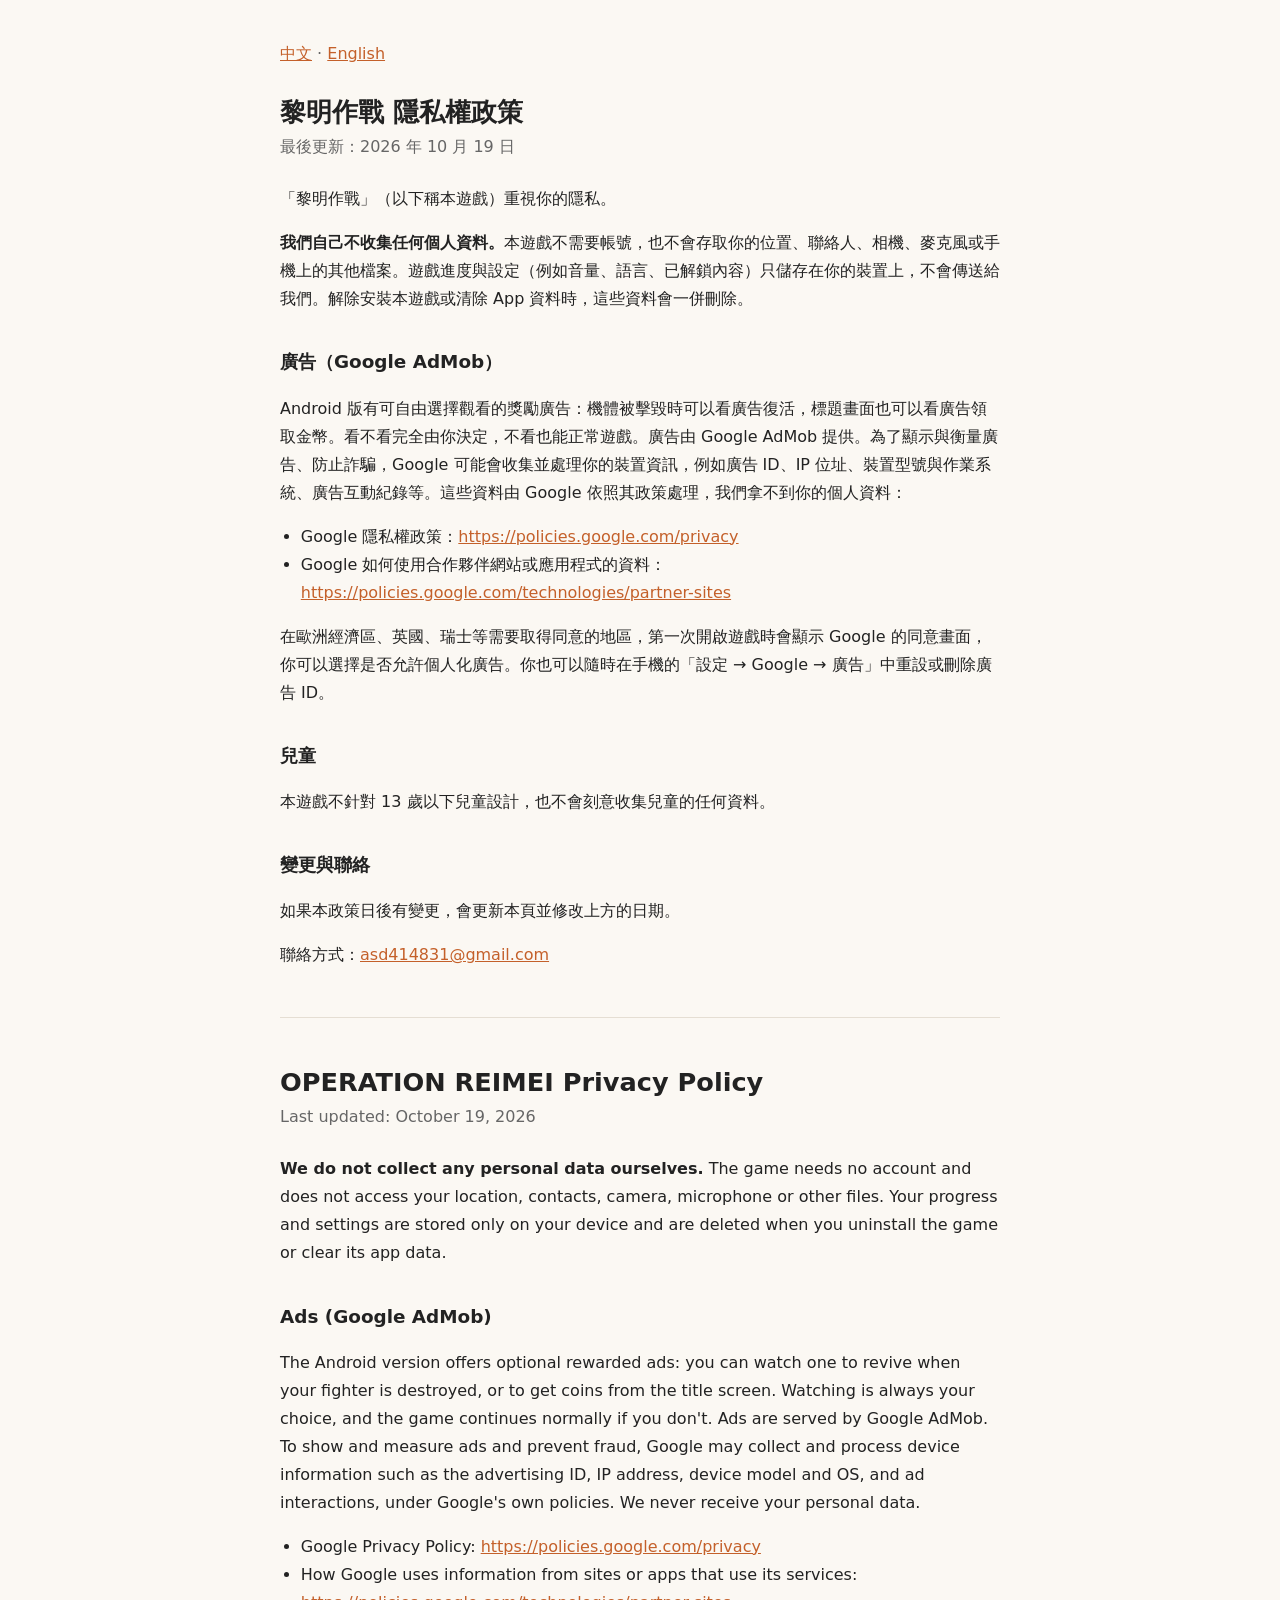
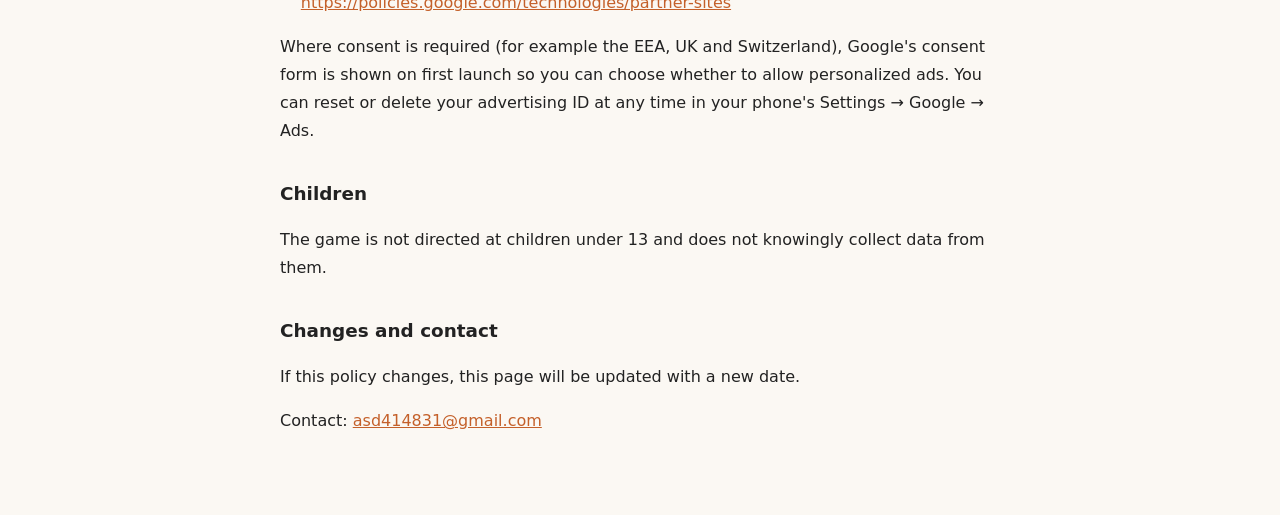
<file: privacy/index.html>
<!doctype html>
<html lang="zh-Hant">
<head>
<meta charset="utf-8">
<meta name="viewport" content="width=device-width, initial-scale=1">
<title>黎明作戰 隱私權政策 / Privacy Policy</title>
<link rel="stylesheet" href="/style.css">
</head>
<body>
<main>
<nav><a href="#zh">中文</a> · <a href="#en">English</a></nav>

<section id="zh" lang="zh-Hant">
<h1>黎明作戰 隱私權政策</h1>
<p class="date">最後更新：2026 年 10 月 19 日</p>
<p>「黎明作戰」（以下稱本遊戲）重視你的隱私。</p>
<p><strong>我們自己不收集任何個人資料。</strong>本遊戲不需要帳號，也不會存取你的位置、聯絡人、相機、麥克風或手機上的其他檔案。遊戲進度與設定（例如音量、語言、已解鎖內容）只儲存在你的裝置上，不會傳送給我們。解除安裝本遊戲或清除 App 資料時，這些資料會一併刪除。</p>
<h2>廣告（Google AdMob）</h2>
<p>Android 版有可自由選擇觀看的獎勵廣告：機體被擊毀時可以看廣告復活，標題畫面也可以看廣告領取金幣。看不看完全由你決定，不看也能正常遊戲。廣告由 Google AdMob 提供。為了顯示與衡量廣告、防止詐騙，Google 可能會收集並處理你的裝置資訊，例如廣告 ID、IP 位址、裝置型號與作業系統、廣告互動紀錄等。這些資料由 Google 依照其政策處理，我們拿不到你的個人資料：</p>
<ul>
<li>Google 隱私權政策：<a href="https://policies.google.com/privacy">https://policies.google.com/privacy</a></li>
<li>Google 如何使用合作夥伴網站或應用程式的資料：<a href="https://policies.google.com/technologies/partner-sites">https://policies.google.com/technologies/partner-sites</a></li>
</ul>
<p>在歐洲經濟區、英國、瑞士等需要取得同意的地區，第一次開啟遊戲時會顯示 Google 的同意畫面，你可以選擇是否允許個人化廣告。你也可以隨時在手機的「設定 → Google → 廣告」中重設或刪除廣告 ID。</p>
<h2>兒童</h2>
<p>本遊戲不針對 13 歲以下兒童設計，也不會刻意收集兒童的任何資料。</p>
<h2>變更與聯絡</h2>
<p>如果本政策日後有變更，會更新本頁並修改上方的日期。</p>
<p>聯絡方式：<a href="mailto:asd414831@gmail.com">asd414831@gmail.com</a></p>
</section>

<hr>

<section id="en" lang="en">
<h1>OPERATION REIMEI Privacy Policy</h1>
<p class="date">Last updated: October 19, 2026</p>
<p><strong>We do not collect any personal data ourselves.</strong> The game needs no account and does not access your location, contacts, camera, microphone or other files. Your progress and settings are stored only on your device and are deleted when you uninstall the game or clear its app data.</p>
<h2>Ads (Google AdMob)</h2>
<p>The Android version offers optional rewarded ads: you can watch one to revive when your fighter is destroyed, or to get coins from the title screen. Watching is always your choice, and the game continues normally if you don't. Ads are served by Google AdMob. To show and measure ads and prevent fraud, Google may collect and process device information such as the advertising ID, IP address, device model and OS, and ad interactions, under Google's own policies. We never receive your personal data.</p>
<ul>
<li>Google Privacy Policy: <a href="https://policies.google.com/privacy">https://policies.google.com/privacy</a></li>
<li>How Google uses information from sites or apps that use its services: <a href="https://policies.google.com/technologies/partner-sites">https://policies.google.com/technologies/partner-sites</a></li>
</ul>
<p>Where consent is required (for example the EEA, UK and Switzerland), Google's consent form is shown on first launch so you can choose whether to allow personalized ads. You can reset or delete your advertising ID at any time in your phone's Settings → Google → Ads.</p>
<h2>Children</h2>
<p>The game is not directed at children under 13 and does not knowingly collect data from them.</p>
<h2>Changes and contact</h2>
<p>If this policy changes, this page will be updated with a new date.</p>
<p>Contact: <a href="mailto:asd414831@gmail.com">asd414831@gmail.com</a></p>
</section>
</main>
</body>
</html>
</file>
<file: style.css>
:root{--bg:#fbf8f3;--fg:#222;--mut:#666;--ac:#c4602a;--line:#e5ded3}
@media (prefers-color-scheme:dark){:root{--bg:#14141a;--fg:#e8e6e1;--mut:#9a978f;--ac:#f0a060;--line:#2c2c34}}
body{margin:0;background:var(--bg);color:var(--fg);font:16px/1.75 system-ui,-apple-system,"Noto Sans TC","Microsoft JhengHei",sans-serif}
main{max-width:720px;margin:0 auto;padding:40px 16px 64px}
h1{font-size:1.6em;line-height:1.3;margin:0 0 4px}h2{font-size:1.15em;margin:1.8em 0 .4em}
.date{color:var(--mut);margin:0 0 1.5em}a{color:var(--ac)}hr{border:0;border-top:1px solid var(--line);margin:48px 0}
nav{margin-bottom:28px;color:var(--mut)}ul{padding-left:1.3em}
</file>
